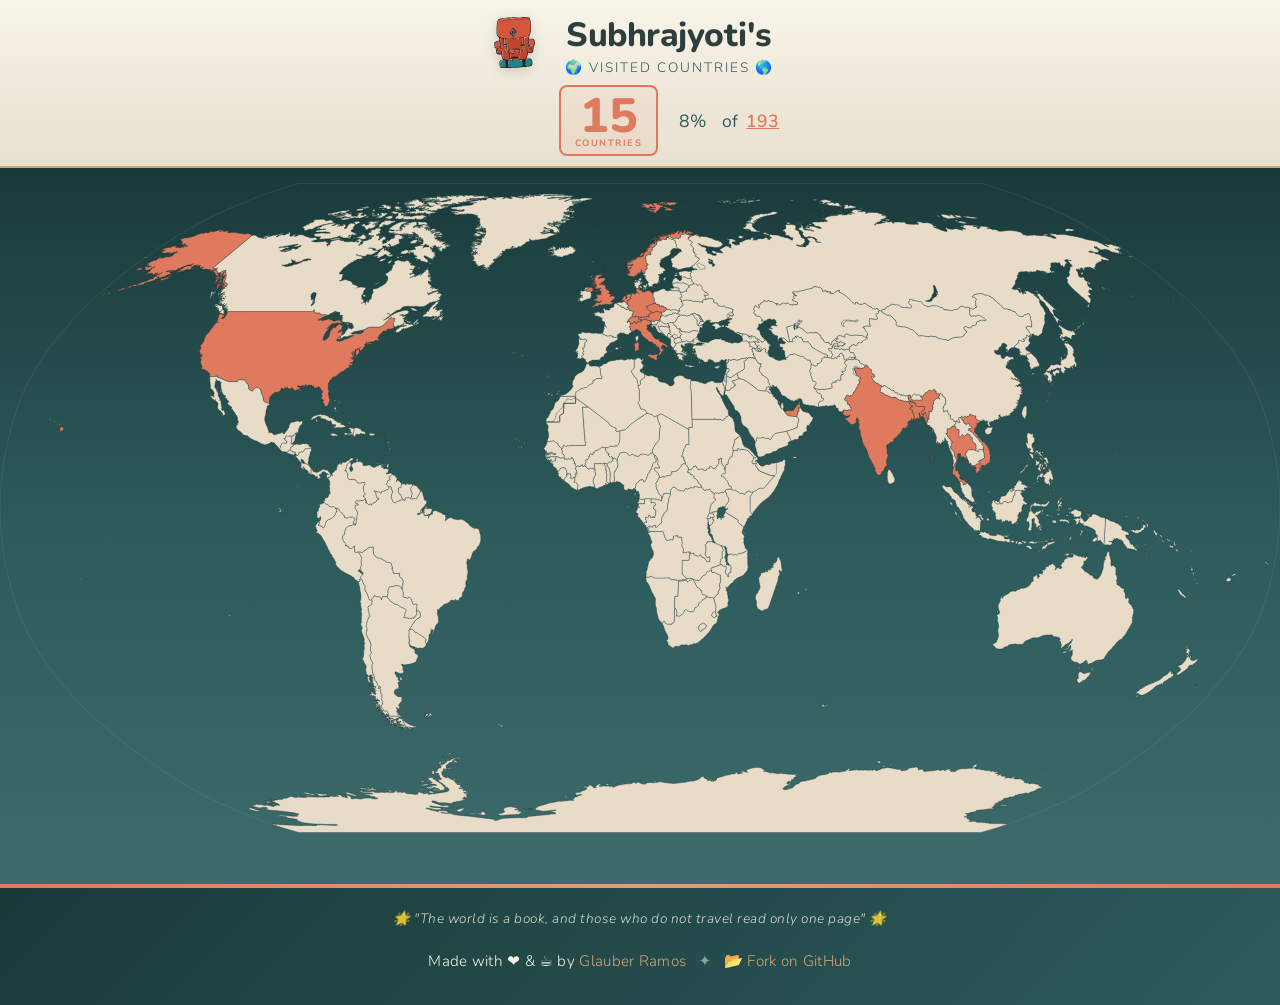
<file: index.html>
<!doctype html>
<html lang="en">
    <head>
        <meta charset="UTF-8" />
        <title>Countries I have visited</title>
        <link rel="preconnect" href="https://fonts.googleapis.com" />
        <link rel="preconnect" href="https://fonts.gstatic.com" crossorigin />
        <link
            href="https://fonts.googleapis.com/css2?family=Nunito:wght@300;400;600;700;800&display=swap"
            rel="stylesheet"
        />
        <link href="style.css" rel="stylesheet" type="text/css" />
        <link href="favicon.ico" rel="icon" type="image/png" />
        <script src="d3.v7.min.js"></script>
        <script src="countries.js"></script>
        <script src="script.js"></script>
        <meta property="og:title" content="Countries I have visited" />
        <meta
            property="og:description"
            content="Interactive map of countries visited by Subhrajyoti Sen"
        />
        <meta
            property="og:image"
            content="https://subhrajyoti.me/countries/backpack.svg"
        />
        <meta
            property="og:url"
            content="https://subhrajyoti.me/countries/"
        />
        <meta property="og:type" content="website" />
        <meta name="twitter:card" content="summary_large_image" />
        <link
            rel="canonical"
            href="https://subhrajyoti.me/countries/"
        />
        <meta name="viewport" content="width=device-width, initial-scale=1" />
        <meta
            name="description"
            content="Interactive map of countries visited by Subhrajyoti Sen, showcasing travel experiences around the world."
        />
        <script type="application/ld+json">
            {
                "@context": "https://schema.org",
                "@type": "WebPage",
                "name": "Countries I have visited",
                "description": "Interactive map of countries visited by Glauber Ramos",
                "author": {
                    "@type": "Person",
                    "name": "Glauber Ramos",
                    "url": "http://www.glauberramos.com"
                }
            }
        </script>
    </head>
    <body>
        <header id="header">
            <img
                class="header-backpack"
                src="backpack.svg"
                alt="Backpack icon"
                title="Backpack icon"
                width="44"
                height="56"
            />
            <div class="header-copy">
                <h1>Subhrajyoti's</h1>
                <h2 class="subheader">🌍 visited countries 🌎</h2>
                <div id="header-info">
                    <div id="statistic">
                        <div class="number-section">
                            <span class="passport-stamp">
                                <span
                                    id="number-countries"
                                    class="information"
                                ></span>
                                <span class="stamp-label">countries</span>
                            </span>
                            <span class="divider">•</span>
                            <span class="numbers">
                                <span id="globe-percent"></span>
                                <span>of</span>
                                <a
                                    target="_blank"
                                    href="http://en.wikipedia.org/wiki/Member_states_of_the_United_Nations"
                                    >193</a
                                >
                            </span>
                        </div>
                        <p class="tagline">🧭 "Not all who wander are lost" 🗺️</p>
                    </div>
                </div>
            </div>
        </header>
        <div id="countries-modal" class="modal">
            <div class="modal-content">
                <span class="modal-close">&times;</span>
                <h3>🌍 Visited Countries</h3>
                <ul id="countries-list"></ul>
            </div>
        </div>
        <main id="map">
            <div id="svg" class="full-map"></div>
            <div id="country-tooltip"></div>
        </main>
        <footer id="footer">
            <div class="footer-content">
                <p class="footer-quote">
                    🌟 "The world is a book, and those who do not travel read
                    only one page" 🌟
                </p>
                <h3>
                    Made with ❤️ & ☕ by
                    <a href="http://www.glauberramos.com" target="_blank"
                        >Glauber Ramos</a
                    >
                    <span class="footer-divider">✦</span>
                    <a
                        href="https://github.com/glauberramos/visited-countries/"
                        target="_blank"
                        >📂 Fork on GitHub</a
                    >
                </h3>
            </div>
        </footer>
    </body>
</html>
</file>
<file: style.css>
:root {
  --primary-dark: #1a3a3a;
  --primary-medium: #2d5a5a;
  --accent-warm: #e07a5f;
  --accent-gold: #d4a574;
  --cream: #f8f4e8;
  --cream-dark: #e8e0d0;
  --text-dark: #2c3e3e;
  --text-light: #f8f4e8;
}

html,
body {
  font-family: "Nunito", system-ui, -apple-system, BlinkMacSystemFont, sans-serif;
  background: linear-gradient(180deg, var(--cream) 0%, var(--cream-dark) 100%);
  margin: 0;
  padding: 0;
  min-height: 100vh;
}

img {
  width: 44px;
  height: 56px;
  position: relative;
  filter: drop-shadow(0 3px 6px rgba(0,0,0,0.15));
  transition: transform 0.3s ease;
}

img:hover {
  transform: scale(1.06);
}

#header {
  display: flex;
  align-items: flex-start;
  justify-content: center;
  gap: 14px;
  padding: 12px 16px 10px;
  text-align: left;
  background: linear-gradient(180deg, var(--cream) 0%, var(--cream-dark) 100%);
  position: relative;
  overflow: hidden;
}

#header .header-copy {
  text-align: center;
}

#header .header-backpack {
  flex: 0 0 auto;
  align-self: flex-start;
  margin-top: 2px;
}

#footer {
  color: var(--text-light);
  background: linear-gradient(135deg, var(--primary-dark) 0%, var(--primary-medium) 100%);
  position: relative;
}

#footer::before {
  content: "";
  position: absolute;
  top: 0;
  left: 0;
  right: 0;
  height: 4px;
  background: linear-gradient(90deg, var(--accent-warm), var(--accent-gold), var(--accent-warm));
}

#footer h3 {
  max-width: 900px;
  padding: 35px 20px;
  margin: 0 auto;
  font-size: 0.95em;
  font-weight: 300;
  text-align: center;
  letter-spacing: 0.3px;
  line-height: 1.8;
}

#footer a {
  color: var(--accent-gold);
  text-decoration: none;
  border-bottom: 1px solid transparent;
  transition: border-color 0.3s ease;
}

#footer a:hover {
  border-bottom-color: var(--accent-gold);
}

#country {
  font-size: 2.5em;
  color: var(--accent-warm);
}

#header .information {
  font-size: 3em;
  font-family: "Nunito", sans-serif;
  font-weight: 800;
  color: var(--accent-warm);
  line-height: 1;
  display: block;
  margin-bottom: 0;
}

h1 {
  margin: 0;
  font-family: "Nunito", sans-serif;
  font-size: 2.1em;
  font-weight: 800;
  color: var(--text-dark);
  letter-spacing: -0.5px;
  position: relative;
}

.number-section {
  margin: 8px 0 0;
  font-size: 1em;
  color: var(--primary-medium);
  display: flex;
  align-items: center;
  justify-content: center;
  gap: 12px;
}

.subheader {
  position: relative;
  top: 0;
  padding: 0;
  margin: 0;
  font-family: "Nunito", sans-serif;
  font-size: 0.85em;
  font-weight: 300;
  letter-spacing: 2px;
  text-transform: uppercase;
  color: var(--primary-medium);
}

#header-info {
  max-width: 1000px;
  margin: 0 auto;
  padding: 0 8px;
}

#pie-chart {
  display: inline-block;
  vertical-align: top;
}

#pie-chart svg {
  position: relative;
  top: -30px;
}

#statistic {
  display: inline-block;
  vertical-align: top;
}

#map {
  padding: 10px 0 40px;
  text-align: center;
  background: linear-gradient(180deg, var(--primary-dark) 0%, var(--primary-medium) 50%, #3d6a6a 100%);
  position: relative;
  border-top: 2px solid var(--accent-gold);
}

#map .full-map svg {
  width: 100%;
  height: 660px;
  margin-top: 0;
}

#map .full-map {
  position: relative;
  min-height: 660px;
}

.numbers {
  display: inline-flex;
  align-items: baseline;
  gap: 8px;
  font-size: 1.1em;
  font-weight: 400;
  color: var(--primary-medium);
}

.numbers span {
  display: inline;
}

#number-countries {
  min-width: 2ch;
}

#globe-percent {
  display: inline-block;
  min-width: 4ch;
}

.numbers a {
  color: var(--accent-warm);
  text-decoration: underline;
  font-weight: 600;
}

a:visited,
a {
  color: var(--accent-warm);
}

#map path:hover,
#map .hover path,
#map path.hover {
  fill: #f5e6c8 !important;
  filter: brightness(1.1);
  transition: fill 0.2s ease, filter 0.2s ease;
}

#country-tooltip {
  font-family: "Nunito", sans-serif;
  font-size: 1em;
  font-weight: 700;
  color: var(--text-dark);
  background: var(--cream);
  padding: 8px 14px;
  border-radius: 6px;
  box-shadow: 0 4px 12px rgba(0, 0, 0, 0.25);
  position: fixed;
  pointer-events: none;
  z-index: 1000;
  opacity: 0;
  transition: opacity 0.15s ease;
  white-space: nowrap;
  border: 2px solid var(--accent-warm);
}

#country-tooltip.visible {
  opacity: 1;
}

#country-tooltip::before {
  content: "📍 ";
}

/* Wanderlust elements */
.tagline-top {
  margin: 0 0 10px;
  font-size: 0.75em;
  font-weight: 600;
  letter-spacing: 3px;
  text-transform: uppercase;
  color: var(--accent-warm);
  opacity: 0.8;
}

.passport-stamp {
  display: flex;
  flex-direction: column;
  align-items: center;
  padding: 5px 14px;
  border: 2px solid var(--accent-warm);
  border-radius: 8px;
  background: rgba(224, 122, 95, 0.08);
  transform: none;
  transition: transform 0.3s ease;
  cursor: pointer;
}

.passport-stamp:hover {
  transform: scale(1.03);
  background: rgba(224, 122, 95, 0.15);
}

.stamp-label {
  font-size: 0.58em;
  font-weight: 700;
  text-transform: uppercase;
  letter-spacing: 1.5px;
  color: var(--accent-warm);
  margin-top: -3px;
}

.divider {
  display: none;
  color: var(--accent-gold);
  font-size: 1.5em;
  opacity: 0.6;
}

.tagline {
  display: none;
}

.continents {
  display: flex;
  justify-content: center;
  gap: 12px;
  flex-wrap: wrap;
  margin-top: 5px;
}

.continent {
  font-size: 0.75em;
  font-weight: 600;
  padding: 4px 10px;
  background: rgba(45, 90, 90, 0.1);
  border-radius: 20px;
  color: var(--primary-medium);
  cursor: default;
  transition: all 0.3s ease;
}

.continent:hover {
  background: var(--accent-warm);
  color: white;
  transform: translateY(-2px);
}

/* Footer enhancements */
.footer-content {
  max-width: 900px;
  margin: 0 auto;
  padding: 25px 20px 20px;
}

.footer-quote {
  margin: 0 0 10px;
  font-size: 0.85em;
  font-style: italic;
  font-weight: 300;
  opacity: 0.85;
  letter-spacing: 0.5px;
  text-align: center;
}

#footer h3 {
  padding: 10px 20px;
}

.footer-divider {
  margin: 0 8px;
  opacity: 0.5;
}

.footer-icons {
  margin: 15px 0 0;
  font-size: 1.4em;
  letter-spacing: 8px;
  opacity: 0.7;
  transition: opacity 0.3s ease;
}

.footer-icons:hover {
  opacity: 1;
}

/* Modal */
.modal {
  display: none;
  position: fixed;
  top: 0;
  left: 0;
  width: 100%;
  height: 100%;
  background: rgba(26, 58, 58, 0.9);
  z-index: 1000;
  justify-content: center;
  align-items: center;
  backdrop-filter: blur(5px);
}

.modal.show {
  display: flex;
}

.modal-content {
  background: var(--cream);
  border-radius: 16px;
  padding: 30px;
  max-width: 600px;
  max-height: 70vh;
  width: 90%;
  position: relative;
  box-shadow: 0 20px 60px rgba(0,0,0,0.3);
  overflow: hidden;
  display: flex;
  flex-direction: column;
}

.modal-content h3 {
  margin: 0 0 20px;
  font-size: 1.5em;
  font-weight: 700;
  color: var(--text-dark);
  text-align: center;
}

.modal-close {
  position: absolute;
  top: 15px;
  right: 20px;
  font-size: 1.8em;
  color: var(--primary-medium);
  cursor: pointer;
  transition: color 0.3s ease, transform 0.3s ease;
  line-height: 1;
}

.modal-close:hover {
  color: var(--accent-warm);
  transform: rotate(90deg);
}

#countries-list {
  list-style: none;
  padding: 0;
  margin: 0;
  overflow-y: auto;
  display: grid;
  grid-template-columns: repeat(3, 1fr);
  gap: 0;
}

#countries-list li {
  padding: 10px 12px;
  font-size: 0.8em;
  color: var(--text-dark);
  transition: all 0.2s ease;
  display: flex;
  align-items: center;
  gap: 8px;
  border-bottom: 1px solid rgba(45, 90, 90, 0.1);
}

#countries-list li::before {
  content: "";
  width: 6px;
  height: 6px;
  background: var(--accent-warm);
  border-radius: 50%;
  flex-shrink: 0;
}

#countries-list li:hover {
  color: var(--accent-warm);
}

#countries-list li:hover::before {
  transform: scale(1.3);
}

#header .information {
  cursor: pointer;
  transition: transform 0.2s ease, color 0.2s ease;
}

#header .information:hover {
  transform: scale(1.05);
}

/* Responsive design */
@media (max-width: 768px) {
  #header {
    gap: 10px;
    align-items: flex-start;
  }

  h1 {
    font-size: 1.8em;
  }

  .subheader {
    font-size: 0.78em;
    letter-spacing: 1.5px;
  }

  #header .information {
    font-size: 2.6em;
  }

  #footer h3 {
    padding: 25px 15px;
    font-size: 0.85em;
  }

  #map .full-map svg {
    height: 400px;
  }

  #map .full-map {
    min-height: 400px;
  }
}
</file>
